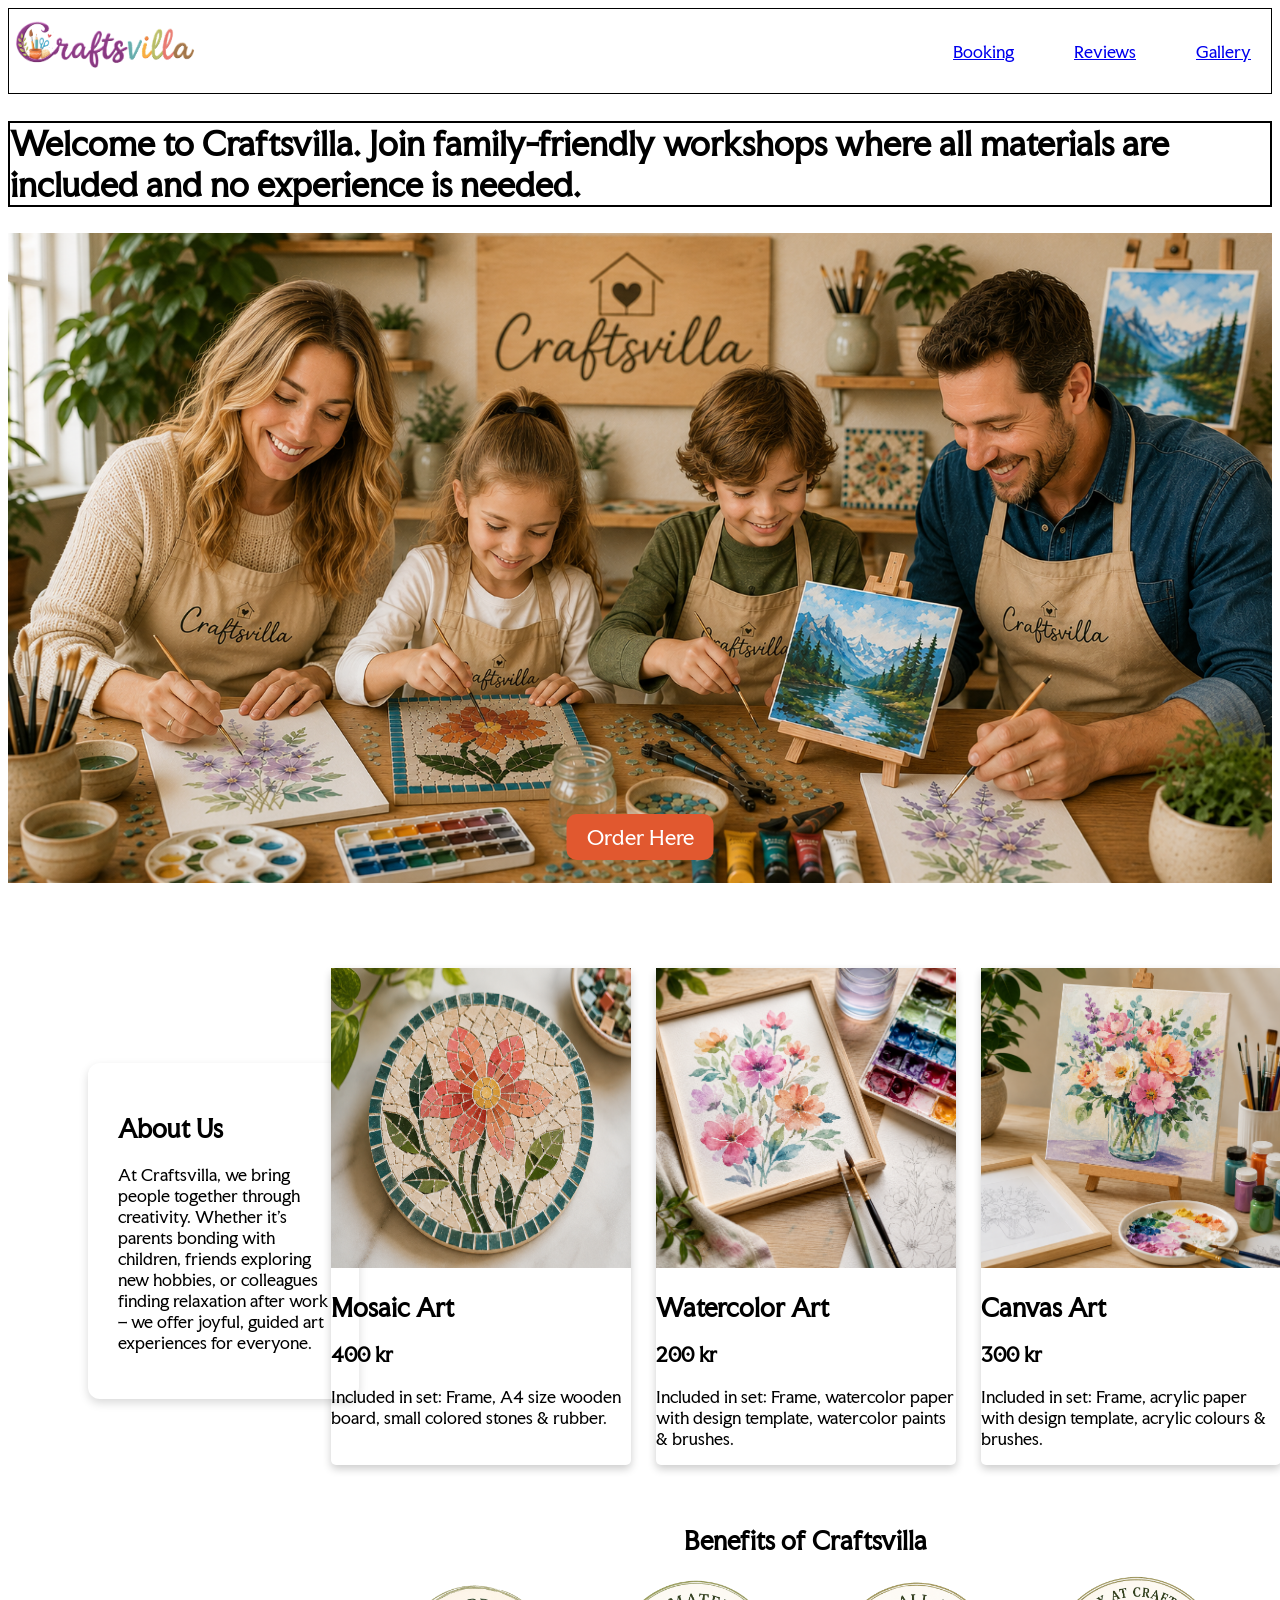
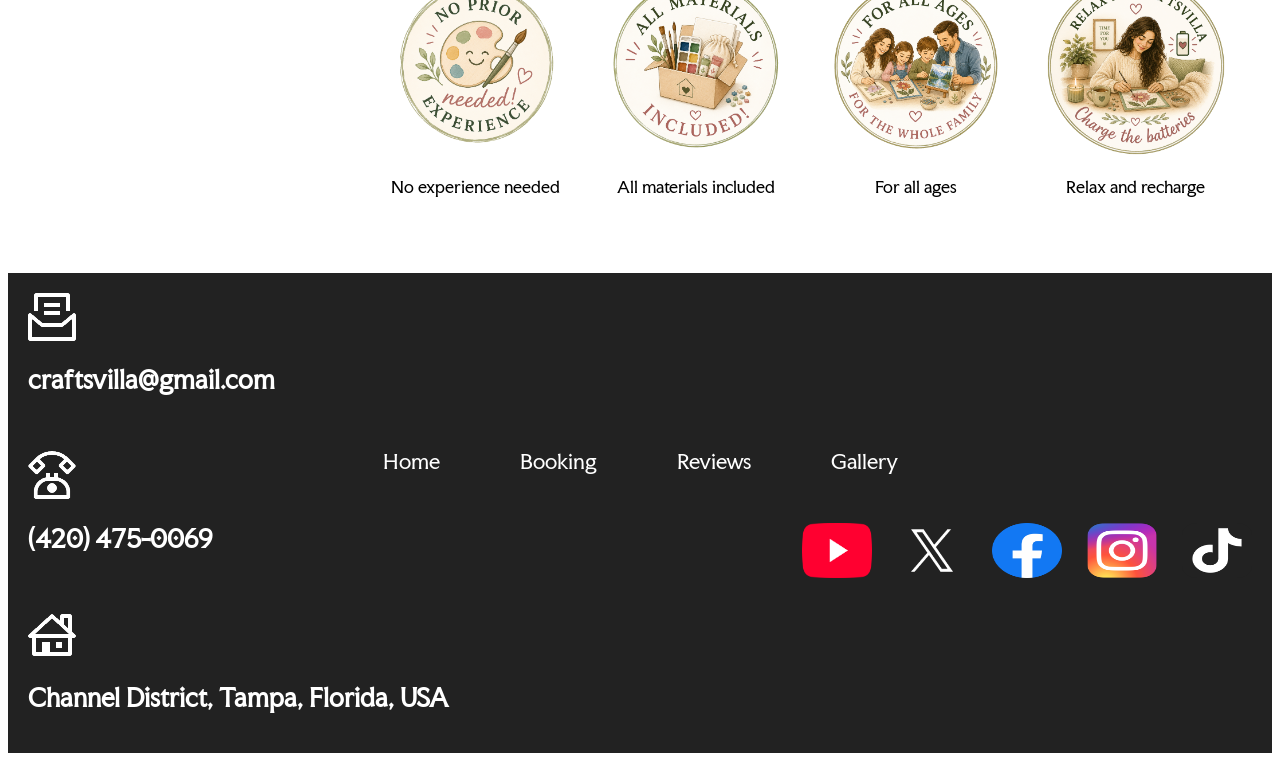
<file: index.html>
<!DOCTYPE html>
<html lang="en">
<head>
    <meta charset="UTF-8">
    <meta name="viewport" content="width=device-width, initial-scale=1.0">
    <title>Craftsvilla</title>
    <link rel="stylesheet" href="style.css">
    <style> @import url('https://fonts.googleapis.com/css2?family=Eagle+Lake&family=Faculty+Glyphic&display=swap');
</style>
</head>
<body>
    <header>
        <nav>
            <a href="index.html">
              <img src="images/craftsvilla.png" alt="The logo of Craftsvilla">
            </a>
            <div class="nav-links">
            <div id="booking">
             <a href="booking.html" title="Booking">Booking</a>
            </div>
            <div id="reviews">
                <a href="reviews.html" title="Reviews">Reviews</a>
            </div>
            <div id="gallery">
                <a href="gallery.html" title="Gallery">Gallery</a>
            </div>
        </nav>
    </header>

    <section class="hero">
         <h1 id="quotes">Welcome to Craftsvilla. Join family-friendly workshops where all materials are included and no experience is needed.</h1>
        <div class="hero-content">
            <img id="main-image" src="images/craftsvilla-hero.png" alt="">
        </div>
        <div id="order-button"><button>Order Here</button></div>
    </section>

 <section class="about">
        <div>
            <div class="about-us">
            <h1>About Us</h1>
            <p>At Craftsvilla, we bring people together through creativity. Whether it's parents bonding with children, friends exploring new hobbies, or colleagues finding relaxation after work – we offer joyful, guided art experiences for everyone.</p>
            </div>
            <div class="services">

            <div class="card">
                <div id="mosaic-card">
                    <img id="mosaic-img" src="images/mosaic.png" alt="">
                    <h2>Mosaic Art</h2>
                    <h3>400 kr</h3>
                    <p>Included in set: Frame, A4 size wooden board, small colored stones & rubber.</p>
            </div>
             <div id="watercolor-card">
                    <img id="watercolor-img" src="images/watercolor.png" alt="">
                    <h2>Watercolor Art</h2>
                    <h3>200 kr</h3>
                    <p>Included in set: Frame, watercolor paper with design template, watercolor paints & brushes.</p>
            </div>
            <div id="canvas-card">
                    <img id="canvas-img" src="images/canvas.png" alt="">
                    <h2>Canvas Art</h2>
                    <h3>300 kr</h3>
                    <p>Included in set: Frame, acrylic paper with design template, acrylic colours & brushes.</p>
            </div>
            </div>

            <div id="benefits">
       <h2>Benefits of Craftsvilla</h2>

       <div class="benefits-container">
        <div class="benefit-item">
        <img src="images/no-experience.png" alt="No experience needed icon">
        <p>No experience needed</p>
        </div>

    <div class="benefit-item">
      <img src="images/all-materials.png" alt="Materials included icon">
      <p>All materials included</p>
    </div>

    <div class="benefit-item">
      <img src="images/all-ages.png" alt="All ages icon">
      <p>For all ages</p>
    </div>

    <div class="benefit-item">
      <img src="images/recharge.png" alt="Relax and recharge icon">
      <p>Relax and recharge</p>
    </div>
  </div>
</div>
            </div>
    </section>
<footer>
        <div class="footer-container">

          <div class="contact-info">

            <div class="email">
                <img src="images/email.png" alt="">
                    <h2>craftsvilla@gmail.com <h2>
                </div>
                <br><br>

            <div class="contact">
                <img src="images/phone.png" alt="">
                    <h2>(420) 475-0069</h2>
                </div>
                <br><br>

        <div class="location">
                <img src="images/address.png" alt="">
                    <h2>Channel District, Tampa, Florida, USA</h2>
                </div>
      </div>
      <div>
        <div id="footer-links">
    <a href="index.html">Home</a>
    <a href="booking.html">Booking</a>
    <a href="reviews.html">Reviews</a>
    <a href="gallery.html">Gallery</a>
   </div>

        <div class="socialmedia">
                <img src="images/youtube.png" alt="YouTube">
                <img src="images/x.png" alt="X">
                <img src="images/facebook.png" alt="Facebook">
                <img src="images/instagram.png" alt="Instagram">
                <img src="images/tiktok.png" alt="">
            </div>
            
    </div>
    </footer>
</body>
</html>
</file>
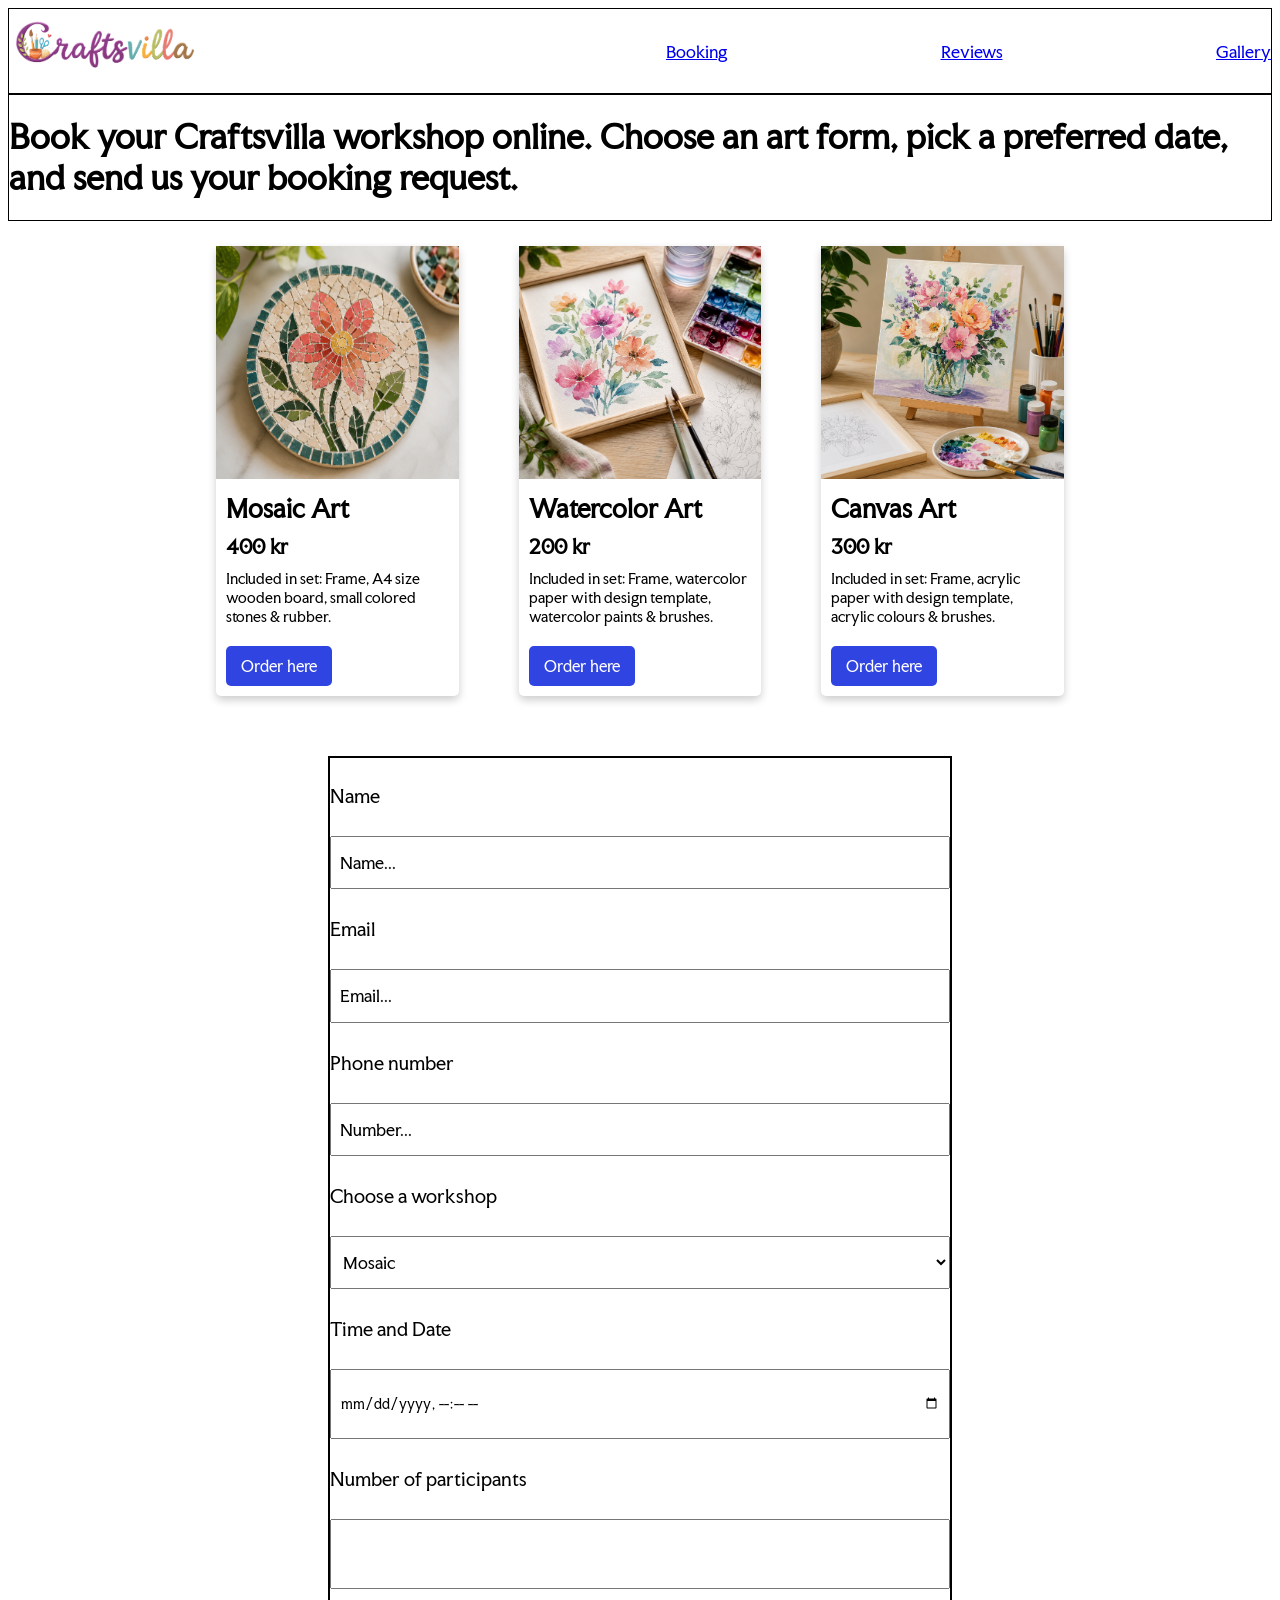
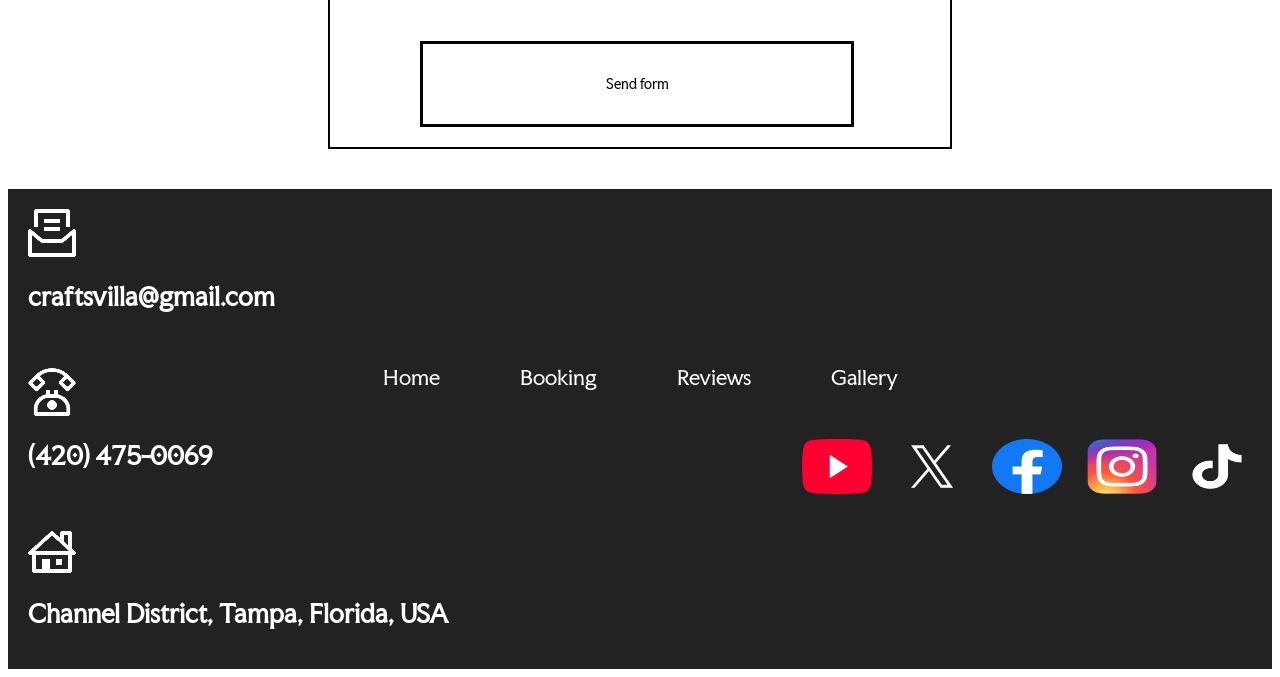
<file: booking.html>
<!DOCTYPE html>
<html lang="en">
<head>
  <title>Booking - Craftsvilla</title>
  <meta charset="UTF-8">
  <meta name="viewport" content="width=device-width, initial-scale=1">
  <link rel="stylesheet" href="style.css">
  <style> @import url(https://fonts.googleapis.com/css2?family=Eagle+Lake&family=Faculty+Glyphic&display=swap);</style>
</head>
<script>
function showBookingMessage() {
    alert("Thank you for booking with CRAFTSVILLA! We will contact you soon to confirm your spot.");
}
</script>
<body>
    <header>
        <nav>
            <a href="index.html">
              <img src="images/craftsvilla.png" alt="The logo of Craftsvilla">
            </a>
            <div class="nav-links"></div>
            <div id="booking">
             <a href="booking.html" title="Booking">Booking</a>
            </div>
             <div id="reviews">
                <a href="reviews.html" title="Reviews">Reviews</a>
            </div>
            <div id="gallery">
                <a href="gallery.html" title="Gallery">Gallery</a>
            </div>
        </nav>
    </header>
    <div id="intro">
    <h1>Book your Craftsvilla workshop online. Choose an art form, pick a preferred date, and send us your booking request.</h1>
    </div>
    <div class="product-cards">
                <div id="mosaic-card2">
                    <img id="productmosaic-img" src="images/mosaic.png" alt="">
                    <h2>Mosaic Art</h2>
                    <h3>400 kr</h3>
                    <p>Included in set: Frame, A4 size wooden board, small colored stones & rubber.</p>
                    <div class="art-button"><button>Order here</button></div>
            </div>
             <div id="watercolor-card2">
                    <img id="productwatercolor-img" src="images/watercolor.png" alt="">
                    <h2>Watercolor Art</h2>
                    <h3>200 kr</h3>
                    <p>Included in set: Frame, watercolor paper with design template, watercolor paints & brushes.</p>
                    <div class="art-button"><button>Order here</button></div>
            </div>
            <div id="canvas-card2">
                    <img id="productcanvas-img" src="images/canvas.png" alt="">
                    <h2>Canvas Art</h2>
                    <h3>300 kr</h3>
                    <p>Included in set: Frame, acrylic paper with design template, acrylic colours & brushes.</p>
                    <div class="art-button"><button>Order here</button></div>
            </div>
            </div>
                <div class="form-container">
                <form action=""> <br>
                    <label for="">Name</label> <br>
                    <input
                        type="text"
                        name="name"
                        id="name"
                        value="Name..."
                    />
                    <br>
                    <label for="">Email</label><br />
                    <input 
                    type="text"
                    name="email"
                    id="email"
                    value="Email..."
                    />
                    <br>
                    <label for="">Phone number</label> <br />
                    <input 
                    type="text"
                    name="number"
                    id="number"
                    value="Number..."
                    />
                    <br>
                   <label for="workshop">Choose a workshop</label> <br />
                   <select id="workshop" name="workshop">
                    <option value="mosaic">Mosaic</option>
                    <option value="watercolor">Watercolor</option>
                    <option value="canvas">Canvas</option>
                   </select>
                   <br>

                   <label for="time-date">Time and Date</label> <br />
                   <input 
                   type="datetime-local"
                   name="date-time"
                   id="date-time"
                   />
                   <br>
                   <label for="participants">Number of participants</label> <br />
                   <input 
                   type="number" 
                   name="participants" 
                   id="participants"
                   ><br /> <br>
                    <input 
                    type="button"
                    value="Send form"
                    id="form-button"
                    action="/send"
                    onclick="showBookingMessage()"
                    />
                </form>
                </div>
            
<footer>
        <div class="footer-container">

          <div class="contact-info">

            <div class="email">
                <img src="images/email.png" alt="">
                    <h2>craftsvilla@gmail.com <h2>
                </div>
                <br><br>

            <div class="contact">
                <img src="images/phone.png" alt="">
                    <h2>(420) 475-0069</h2>
                </div>
                <br><br>

        <div class="location">
                <img src="images/address.png" alt="">
                    <h2>Channel District, Tampa, Florida, USA</h2>
                </div>
      </div>
      <div>
        <div id="footer-links">
    <a href="index.html">Home</a>
    <a href="booking.html">Booking</a>
    <a href="reviews.html">Reviews</a>
    <a href="gallery.html">Gallery</a>
   </div>

        <div class="socialmedia">
                <img src="images/youtube.png" alt="YouTube">
                <img src="images/x.png" alt="X">
                <img src="images/facebook.png" alt="Facebook">
                <img src="images/instagram.png" alt="Instagram">
                <img src="images/tiktok.png" alt="">
            </div>
            
    </div>
    </footer>
<body>
<html>
</file>
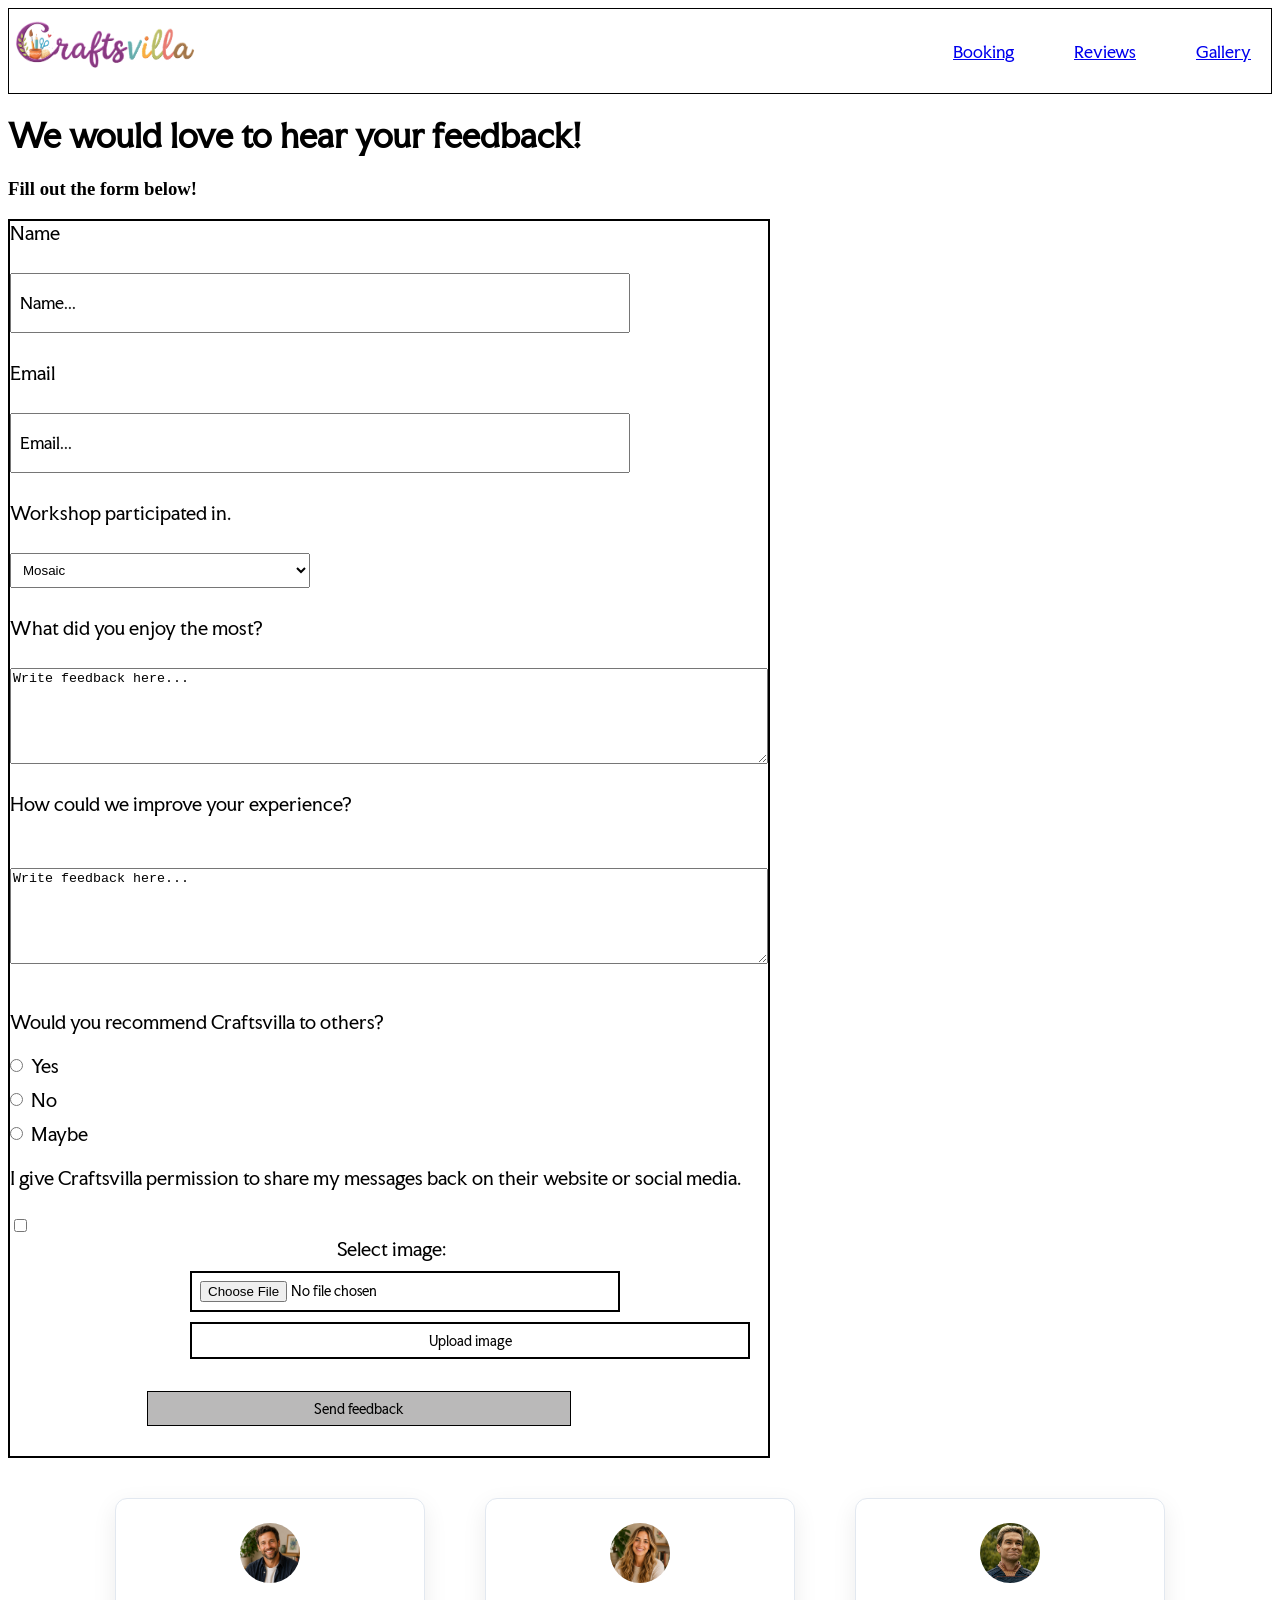
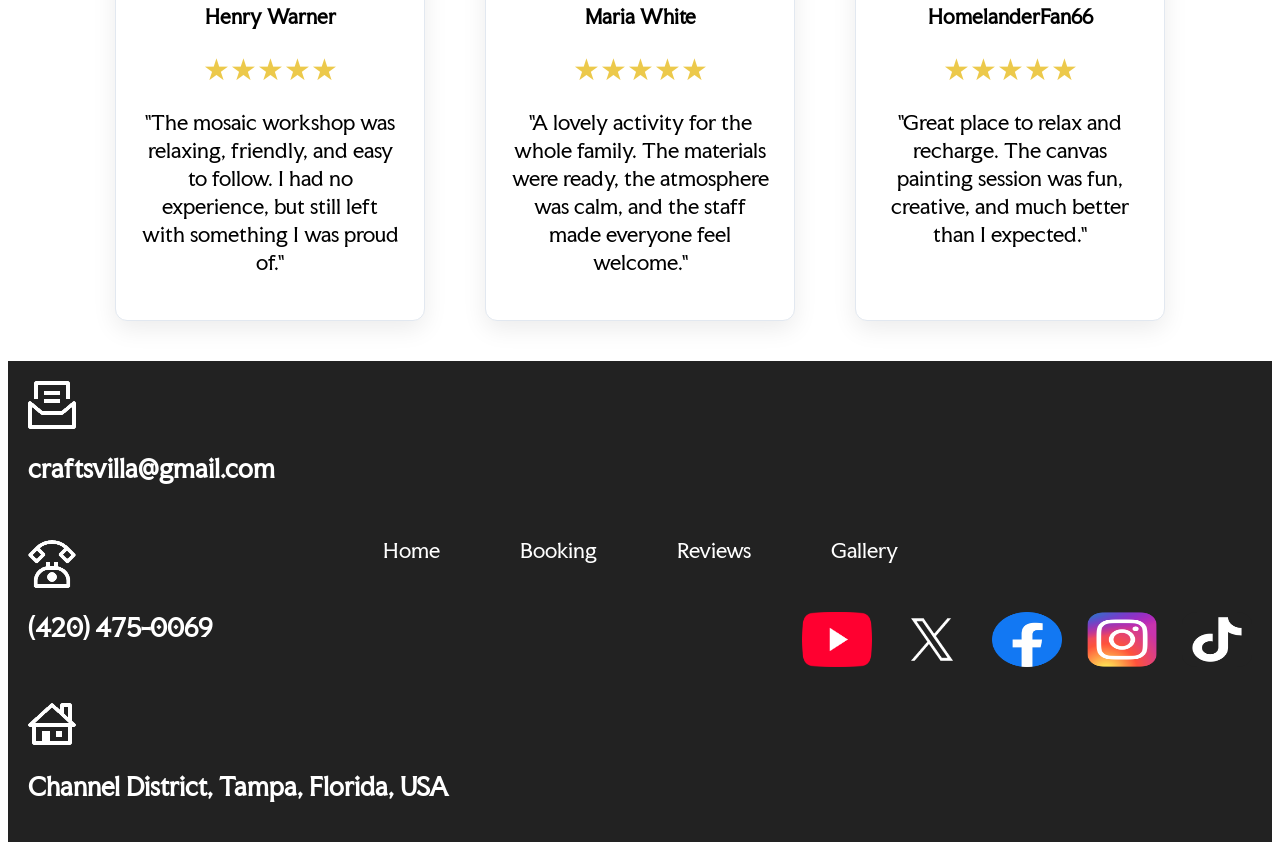
<file: reviews.html>
<!DOCTYPE html>
<html lang="en">
<head>
    <meta charset="UTF-8">
    <meta name="viewport" content="width=device-width, initial-scale=1.0">
    <title>Reviews - Craftsvilla</title>
    <link rel="stylesheet" href="style.css">
    <style> @import url('https://fonts.googleapis.com/css2?family=Eagle+Lake&family=Faculty+Glyphic&display=swap');
</style>
</head>
<body>
    <header>
        <nav>
            <a href="index.html">
              <img src="images/craftsvilla.png" alt="The logo of Craftsvilla">
            </a>
            <div class="nav-links">
            <div id="booking">
             <a href="booking.html" title="Booking">Booking</a>
            </div>
            <div id="reviews">
                <a href="reviews.html" title="Reviews">Reviews</a>
            </div>
             <div id="gallery">
                <a href="gallery.html" title="Gallery">Gallery</a>
            </div>
        </nav>
    </header>
    <h1>We would love to hear your feedback!</h1>
    <h3>Fill out the form below!</h3>
    </div>
        <div class="feedback">
            <form action="">
                <label for="">Name</label> <br>
                    <input
                        type="text"
                        name="name"
                        id="name"
                        value="Name..."
                    />
                    <br>
                <label for="">Email</label><br>
                    <input 
                    type="text"
                    name="email"
                    id="email"
                    value="Email...">
                    <br>

                <label for="workshop">Workshop participated in.</label><br>
                   <select id="worshop" name="workshop">
                    <option value="mosaic">Mosaic</option>
                    <option value="watercolor">Watercolor</option>
                    <option value="canvas">Canvas</option>
                    <option value="canvas">Other</option>
                   </select>

                   <br>
                    <label for="">What did you enjoy the most?</label><br>
                    <textarea name="" id="" cols="50" rows="6">Write feedback here...</textarea>
                    <br>

                    <label for="">How could we improve your experience?</label><br /><br />
                    <textarea name="" id="" cols="50" rows="6">Write feedback here...</textarea>
                    <br>
                    
                <p>Would you recommend Craftsvilla to others?</p>
                <div class="alternatives">
                    <div class="option">
                    <input type="radio" id="yes" name="option" value="yes">
                    <label for="yes">Yes</label>
                    </div>

                    <div class="option">
                    <input type="radio" id="no" name="option" value="no">
                    <label for="no">No</label>
                    </div>

                    <div class="option">
                    <input type="radio" id="maybe" name="option" value="maybe">
                    <label for="maybe">Maybe</label>
                    </div>
                </div>

                <div class="permission-box">
                    <label for="permission">
                <p>I give Craftsvilla permission to share my messages back on their website or social media.</p> 
                </label>

                <input type="checkbox" id="permission" name="permission" value="permission">
                </div>

                <div class="image-upload">
                    <form action="/upload" POST enctype=multipart/form-data>
                        <label for="img" id="select-text">Select image:</label>
                        <input type="file" id="img" name="img" accept="image/*">
                        <input type="submit" value="Upload image" id="upload">
                 </div>

                    <input type="button" value="Send feedback" id="feedback-button"/>
            </form>
            </div>

               <div class="review-cards">

  <div class="review-card">
    <img src="images/henry-warner.png" alt="Profile picture of Henry Warner" class="avatar">
    <h3>Henry Warner</h3>
    <div class="stars">★★★★★</div>
    <p class="review-text">"The mosaic workshop was relaxing, friendly, and easy to follow. I had no experience, but still left with something I was proud of."</p>
  </div>

  <div class="review-card">
    <img src="images/maria-white.png" alt="Profile picture of Maria White" class="avatar">
    <h3>Maria White</h3>
    <div class="stars">★★★★★</div>
    <p class="review-text">"A lovely activity for the whole family. The materials were ready, the atmosphere was calm, and the staff made everyone feel welcome."</p>
  </div>

  <div class="review-card">
    <img src="images/homelander.jpg" alt="Profile picture of HomelanderFan" class="avatar">
    <h3>HomelanderFan66</h3>
    <div class="stars">★★★★★</div>
    <p class="review-text">"Great place to relax and recharge. The canvas painting session was fun, creative, and much better than I expected."</p>
  </div>

</div>
<footer>
        <div class="footer-container">

          <div class="contact-info">

            <div class="email">
                <img src="images/email.png" alt="">
                    <h2>craftsvilla@gmail.com <h2>
                </div>
                <br><br>

            <div class="contact">
                <img src="images/phone.png" alt="">
                    <h2>(420) 475-0069</h2>
                </div>
                <br><br>

        <div class="location">
                <img src="images/address.png" alt="">
                    <h2>Channel District, Tampa, Florida, USA</h2>
                </div>
      </div>
      <div>
        <div id="footer-links">
    <a href="index.html">Home</a>
    <a href="booking.html">Booking</a>
    <a href="reviews.html">Reviews</a>
    <a href="gallery.html">Gallery</a>
   </div>

        <div class="socialmedia">
                <img src="images/youtube.png" alt="YouTube">
                <img src="images/x.png" alt="X">
                <img src="images/facebook.png" alt="Facebook">
                <img src="images/instagram.png" alt="Instagram">
                <img src="images/tiktok.png" alt="">
            </div>
            
    </div>
    </footer>
</body>
</html>
</file>
<file: style.css>
nav {
    display: flex;
    flex-direction: row;
    justify-content: space-between;
    align-items: center;
    border: 1.5px solid black ;
}

.nav-links {
    display: flex;
    margin: 20px;
    gap: 60px;
}

nav img {
    height: 80px;
    width: 190px;
}

#booking {
    font-family: 'Faculty Glyphic';
}

#reviews {
    font-family: 'Faculty Glyphic';
}

#gallery {
    font-family: 'Faculty Glyphic';
}

.hero-content {
    display: flex;
    justify-content: space-between;
    align-items: center;
    position: relative;
    font-family: 'Faculty Glyphic';
}

#main-image {
    width: 100%;
    max-width: 1680px;
    height: 650px;
    object-fit: cover;
}

#order-button {
    position: absolute;
    bottom: 40px;
    left: 50%;
    transform: translateX(-50%);
}

#order-button button {
    background-color: #e1582f;
    color: white;
    border: none;
    padding: 10px 20px;
    border-radius: 10px;
    font-size: 20px;
    cursor: pointer;
    font-family: 'Faculty Glyphic';
}

#order-button button:hover {
    background-color: #e1592fbc;
}

#quotes {
    font-size: xx-large;
    border: 2px solid black ;
    font-family: 'Faculty Glyphic';
}

#order-button {
    cursor: pointer;
    margin-left: 0px;
}

.about {
    padding: 60px 80px;
    font-family: 'Faculty Glyphic';
}

.about > div {
    display: flex;
    gap: 60px;
    align-items: flex-start;
}

.about-us {
    width: 30%;
    margin-top: 120px;
    padding: 30px;
    background-color: white;
    border-radius: 12px;
    box-shadow: 0 4px 10px rgba(0,0,0,0.15);
}

.services {
    width: 70%;
}
.card {
    display: flex;
    flex-direction: row;
    justify-content: center;
    gap: 25px;
    margin: 15px;
    padding: 10px;
}

#mosaic-card {
  box-shadow: 0 4px 8px 0 rgba(0,0,0,0.2);
  transition: 0.3s;
  border-radius: 5px;
}

#mosaic-img {
    height: 300px;
    width: 300px;
}

#watercolor-card {
  box-shadow: 0 4px 8px 0 rgba(0,0,0,0.2);
  transition: 0.3s;
  width: 300px;
  border-radius: 5px;
}

#watercolor-img {
    height: 300px;
    width: 300px;
}

#canvas-card {
  box-shadow: 0 4px 8px 0 rgba(0,0,0,0.2);
  transition: 0.3s;
  width: 300px;
  border-radius: 5px;
}

#canvas-img {
    height: 300px;
    width: 300px;
}

#benefits {
    margin-top: 50px;
    text-align: center;
}

.benefits-container {
    display: flex;
    justify-content: center;
    gap: 40px;
}

.benefit-item img {
    width: 180px;
    height: 180px;
    object-fit: contain;
    border-radius: 50%;
}

#intro {
    font-size: medium;
    border: 1.5px solid black ;
    font-family: 'Faculty Glyphic';
}

.product-cards {
    display: flex;
    flex-direction: row;
    justify-content: center;
    gap: 60px;
    margin: 15px;
    padding: 10px;
}

#mosaic-card2 {
  box-shadow: 0 4px 8px 0 rgba(0,0,0,0.2);
  transition: 0.3s;
  width: 20%;
  border-radius: 5px;
  font-family: 'Faculty Glyphic';
}

#watercolor-card2 {
  box-shadow: 0 4px 8px 0 rgba(0,0,0,0.2);
  transition: 0.3s;
  width: 20%;
  border-radius: 5px;
  font-family: 'Faculty Glyphic';
}

#canvas-card2 {
  box-shadow: 0 4px 8px 0 rgba(0,0,0,0.2);
  transition: 0.3s;
  width: 20%;
  border-radius: 5px;
  font-family: 'Faculty Glyphic';
}

#productmosaic-img {
    width: 100%;
    height: 233px;
}

#productwatercolor-img {
    width: 100%;
    height: 233px;
}

#productcanvas-img {
    width: 100%;
    height: 233px;
}

.product-cards h2 {
    font-size: 24px;
    margin: 10px;
}

.product-cards h3 {
    font-size: 19px;
    margin: 10px;
}

.product-cards p {
    font-size: 14px;
    margin: 10px;
}

.art-button button {
    background-color: #2f44e1;
    color: white;
    border: none;
    margin: 10px;
    padding: 10px 15px;
    border-radius: 5px;
    font-size: 15px;
    cursor: pointer;
    font-family: 'Faculty Glyphic';
}

.art-button button:hover {
    background-color: #2f44e1b4;
}

.form-container {
    display: flex;
    justify-content: center;
    margin-top: 50px;
    margin-bottom: 40px;
}

form {
    max-width: 60%;
    display: flex;
    flex-direction: column;
    gap: 2px;
    border: 2.5px solid black;
    font-size: 18px;
    font-family: 'Faculty Glyphic';
}

form input,
form select {
    width: 300px;
    padding: 8px;
}

#name {
    height: 40px;
    width: 600px;
    font-size: medium;
    font-family: 'Faculty Glyphic';
}

#email {
    height: 40px;
    width: 600px;
    font-size: medium;
    font-family: 'Faculty Glyphic';
}

#number {
    height: 40px;
    width: 600px;
    font-size: medium;
    font-family: 'Faculty Glyphic';
}

#workshop {
    height: 60px;
    width: 620px;
    font-size: medium;
    font-family: 'Faculty Glyphic';
}

#date-time {
    height: 60px;
    width: 600px;
    font-family: 'Faculty Glyphic';
}

#participants {
    height: 60px;
    width: 600px;
    font-family: 'Faculty Glyphic';
}

#form-button {
    height: 10%;
    width: 70%;
    margin-left: 90px;
    margin-bottom: 20px;
    cursor: pointer;
    background-color: white;
    border: 3px solid black;
    font-family: 'Faculty Glyphic';
}

#form-button:hover {
    background-color: #ffffff6c;
    transform: scale(1.03);
    transition: 0.3s;
}

.alternatives {
    display: flex;
    flex-direction: column;
    gap: 10px;
}

.option {
    display: flex;
    align-items: center;
    gap: 8px;
}

.option input[type="radio"] {
    width: auto;
    margin: 0;
}

.checkbox {
    display: flex;
    align-items: center;
    gap: 8px;
}

.checkbox p {
    font-size: 16px;
}

.permission-box {
    display: flex;
    flex-direction: column;
    align-items: flex-start;
    gap: 8px;
}

.permission-box input {
    width: auto;
}

#select-text {
    margin-left: 26%;
}

#img {
    height: 10%;
    width: 45%;
    margin-left: 90px;
    cursor: pointer;
    background-color: white;
    border: 2px solid black;
    font-family: 'Faculty Glyphic';
}

.image-upload {
    display: flex;
    flex-direction: column;
    gap: 10px;
    width: 120%;
    margin-left: 90px;
}

#upload {
    height: 10%;
    width: 560px;
    margin-left: 90px;
    cursor: pointer;
    background-color: white;
    border: 2px solid black;
    font-family: 'Faculty Glyphic';
}

#upload:hover {
    background-color: #ffffff6c;
    transform: scale(1.03);
    transition: 0.3s;
}

#feedback-button {
    height: 80%;
    width: 56%;
    margin-left: 18%;
    margin-top: 30px;
    margin-bottom: 30px;
    cursor: pointer;
    background-color: rgb(186, 185, 185);
    border: 1.5px solid black;
    font-family: 'Faculty Glyphic';
}

#feedback-button:hover {
    background-color: #ffffff6c;
    transform: scale(1.03);
    transition: 0.3s;
}

.review-cards {
    display: flex;
    flex-direction: row;
    justify-content: center;
    gap: 60px;
    margin: 40px auto;
    width: 90%;
}

.review-card {
    background-color: #ffffff;
    width: 260px;
    padding: 24px;
    border-radius: 12px;
    text-align: center;
    box-shadow: 0 8px 24px rgba(0, 0, 0, 0.08);
    border: 1px solid #e2e8f0;
    font-family: Faculty Glyphic;
}

.avatar {
    width: 60px;
    height: 60px;
    border-radius: 50%;
    object-fit: cover;
}

.stars {
    color: #ecc94b;
    font-size: 30px;
    margin: 20px;
}

.review-text {
    font-size: 20px;
    line-height: 1.4;
    font-family: Faculty Glyphic;
}

h1 {
    font-family: Faculty Glyphic;
}

.photo-gallery {
    display: flex;
    flex-wrap: wrap;
    justify-content: center;
    gap: 20px;
    margin-top: 50px;
    margin-bottom: 50px;
}

.gallery-img {
    width: 350px;
    height: 400px;
    object-fit: cover;
    border-radius: 10px;
    cursor: pointer;
    transition: 0.3s;
}

.gallery-img:hover {
    transform: scale(1.03);
}

#lightbox {
    display: flex;
    flex-direction: column;
    justify-content: center;
    align-items: center;
    position: fixed;
    z-index: 999;
    left: 0;
    top: 0;
    width: 100%;
    height: 100%;
    background-color: rgba(0,0,0,0.9);
    font-family: Faculty Glyphic;
}

#lightbox-img {
    max-width: 80%;
    max-height: 70%;
    border-radius: 10px;
}

#lightbox-text {
    color: white;
    margin-top: 20px;
    font-size: 20px;
    text-align: center;
    width: 60%;
}

#close-btn {
    position: absolute;
    top: 30px;
    right: 50px;
    color: white;
    font-size: 50px;
    cursor: pointer;
}

footer {
    background-color: #222;
    min-height: 260px;
    padding: 20px;
}

.footer-container {
    display: flex;
    justify-content: space-between;
    align-items: center;
    position: relative;
}

.contact-info {
    align-items: center;
}

.email {
     gap: 15px;
    align-items: center;
    color: white;
    font-family: Faculty Glyphic;
}
.contact {
    gap: 15px;
    align-items: center;
    color: white;
    font-family: Faculty Glyphic;
}
.location {
    gap: 15px;
    align-items: center;
    color: white;
    font-family: Faculty Glyphic;
}

#footer-links {
    display: flex;
    gap: 80px;
    justify-content: center;
    align-items: center;
    position: absolute;
    left: 50%;
    transform: translateX(-50%);
}

#footer-links a {
    color: white;
    text-decoration: none;
    font-size: 20px;
    font-family: 'Faculty Glyphic';
}

.socialmedia {
    display: flex;
    gap: 25px;
    margin-top: 75px;
}

.socialmedia img {
    height: 55px;
    width: 70px;
}
</file>
